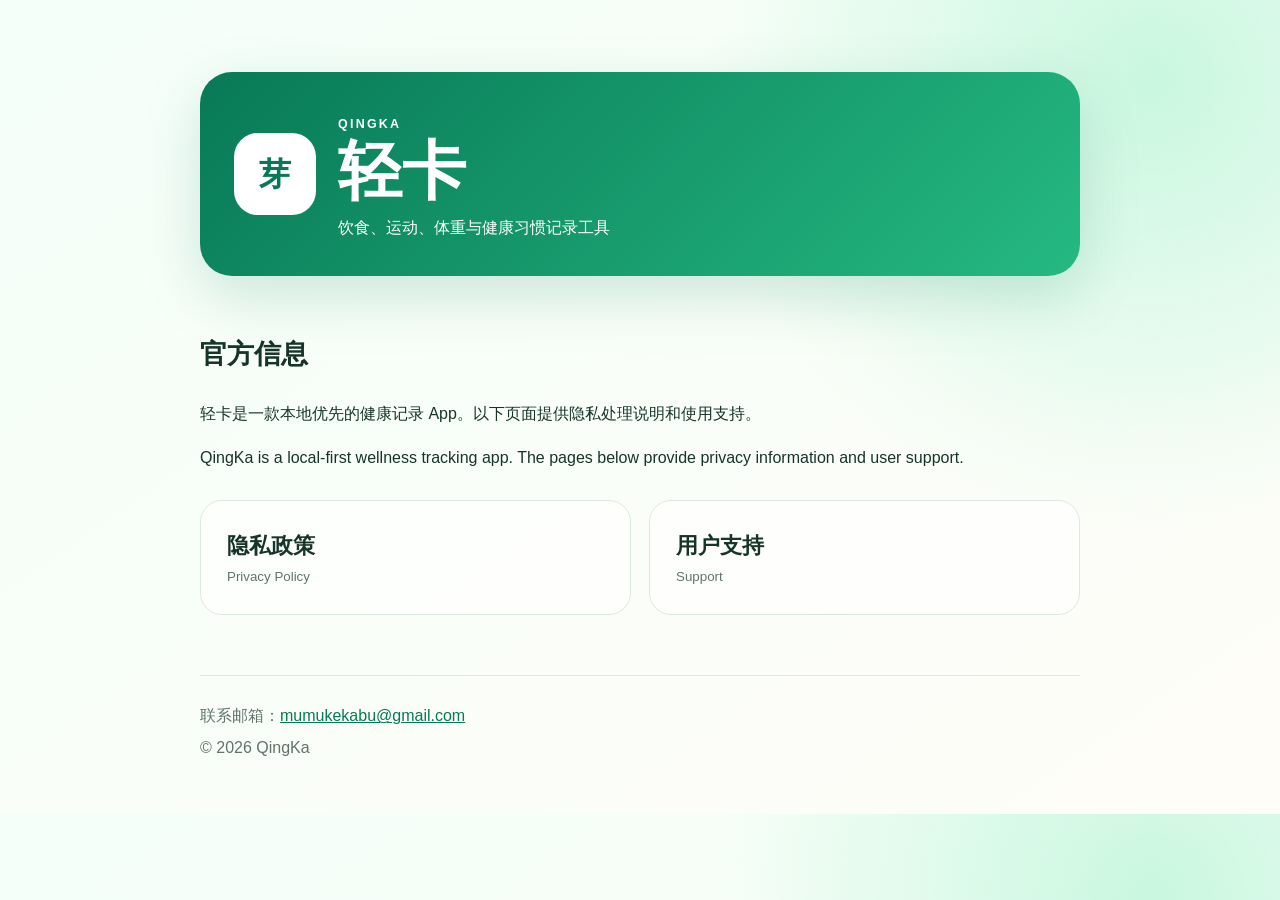
<file: index.html>
<!doctype html>
<html lang="zh-CN">
<head>
  <meta charset="utf-8">
  <meta name="viewport" content="width=device-width, initial-scale=1">
  <meta name="description" content="轻卡 App 官方隐私政策与用户支持。">
  <title>轻卡 - 隐私与支持</title>
  <link rel="stylesheet" href="styles.css">
</head>
<body>
  <main class="shell">
    <header class="hero">
      <span class="mark" aria-hidden="true">芽</span>
      <div>
        <p class="eyebrow">QINGKA</p>
        <h1>轻卡</h1>
        <p>饮食、运动、体重与健康习惯记录工具</p>
      </div>
    </header>

    <section class="intro">
      <h2>官方信息</h2>
      <p>轻卡是一款本地优先的健康记录 App。以下页面提供隐私处理说明和使用支持。</p>
      <p lang="en">QingKa is a local-first wellness tracking app. The pages below provide privacy information and user support.</p>
    </section>

    <nav class="cards" aria-label="官方信息页面">
      <a class="card" href="privacy.html">
        <span>隐私政策</span>
        <small>Privacy Policy</small>
      </a>
      <a class="card" href="support.html">
        <span>用户支持</span>
        <small>Support</small>
      </a>
    </nav>

    <footer>
      <p>联系邮箱：<a href="mailto:mumukekabu@gmail.com">mumukekabu@gmail.com</a></p>
      <p>© 2026 QingKa</p>
    </footer>
  </main>
</body>
</html>
</file>
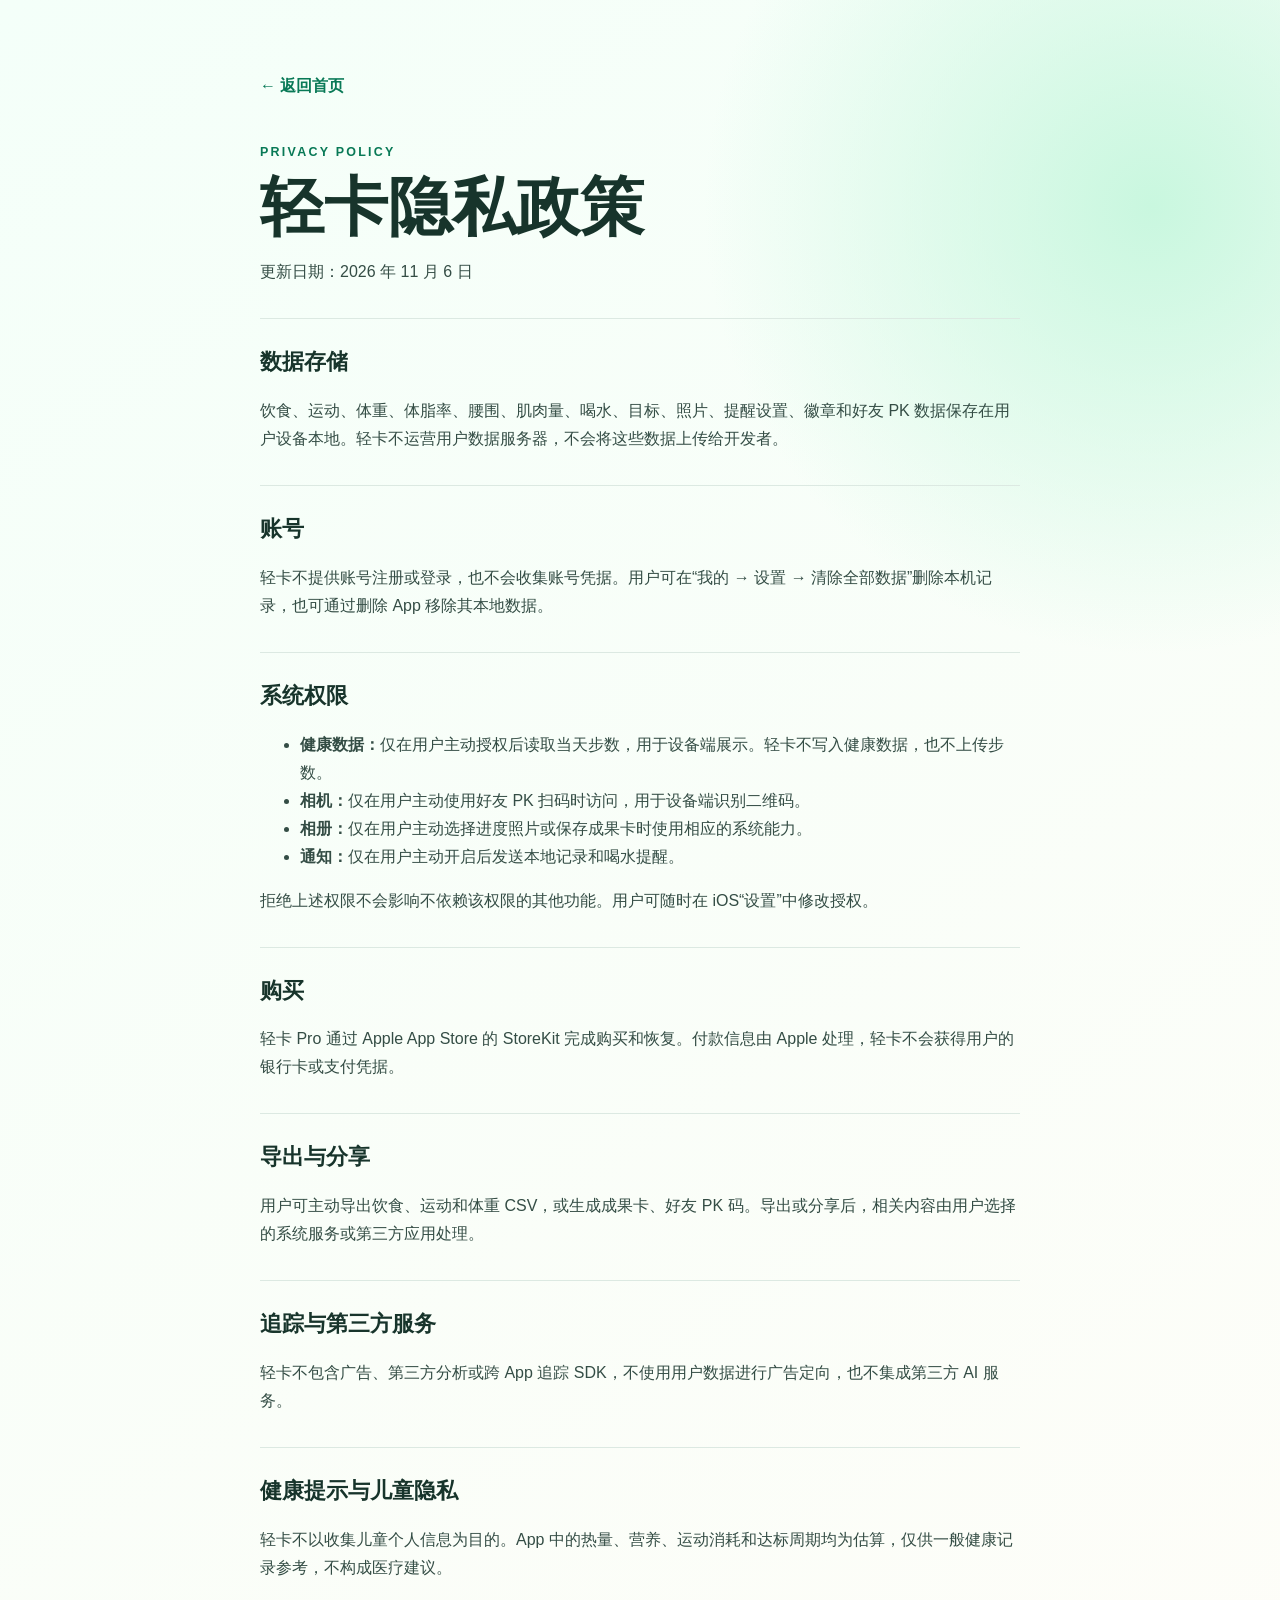
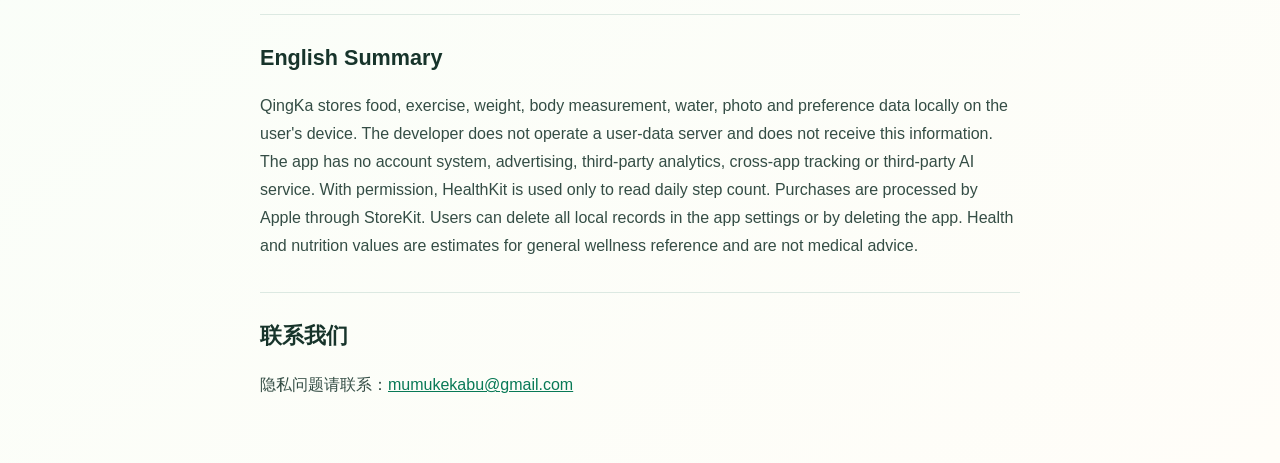
<file: privacy.html>
<!doctype html>
<html lang="zh-CN">
<head>
  <meta charset="utf-8">
  <meta name="viewport" content="width=device-width, initial-scale=1">
  <meta name="description" content="轻卡 App 隐私政策。">
  <title>轻卡隐私政策</title>
  <link rel="stylesheet" href="styles.css">
</head>
<body>
  <main class="shell document">
    <a class="back" href="index.html">← 返回首页</a>
    <p class="eyebrow">PRIVACY POLICY</p>
    <h1>轻卡隐私政策</h1>
    <p class="updated">更新日期：2026 年 11 月 6 日</p>

    <section>
      <h2>数据存储</h2>
      <p>饮食、运动、体重、体脂率、腰围、肌肉量、喝水、目标、照片、提醒设置、徽章和好友 PK 数据保存在用户设备本地。轻卡不运营用户数据服务器，不会将这些数据上传给开发者。</p>
    </section>

    <section>
      <h2>账号</h2>
      <p>轻卡不提供账号注册或登录，也不会收集账号凭据。用户可在“我的 → 设置 → 清除全部数据”删除本机记录，也可通过删除 App 移除其本地数据。</p>
    </section>

    <section>
      <h2>系统权限</h2>
      <ul>
        <li><strong>健康数据：</strong>仅在用户主动授权后读取当天步数，用于设备端展示。轻卡不写入健康数据，也不上传步数。</li>
        <li><strong>相机：</strong>仅在用户主动使用好友 PK 扫码时访问，用于设备端识别二维码。</li>
        <li><strong>相册：</strong>仅在用户主动选择进度照片或保存成果卡时使用相应的系统能力。</li>
        <li><strong>通知：</strong>仅在用户主动开启后发送本地记录和喝水提醒。</li>
      </ul>
      <p>拒绝上述权限不会影响不依赖该权限的其他功能。用户可随时在 iOS“设置”中修改授权。</p>
    </section>

    <section>
      <h2>购买</h2>
      <p>轻卡 Pro 通过 Apple App Store 的 StoreKit 完成购买和恢复。付款信息由 Apple 处理，轻卡不会获得用户的银行卡或支付凭据。</p>
    </section>

    <section>
      <h2>导出与分享</h2>
      <p>用户可主动导出饮食、运动和体重 CSV，或生成成果卡、好友 PK 码。导出或分享后，相关内容由用户选择的系统服务或第三方应用处理。</p>
    </section>

    <section>
      <h2>追踪与第三方服务</h2>
      <p>轻卡不包含广告、第三方分析或跨 App 追踪 SDK，不使用用户数据进行广告定向，也不集成第三方 AI 服务。</p>
    </section>

    <section>
      <h2>健康提示与儿童隐私</h2>
      <p>轻卡不以收集儿童个人信息为目的。App 中的热量、营养、运动消耗和达标周期均为估算，仅供一般健康记录参考，不构成医疗建议。</p>
    </section>

    <section>
      <h2>English Summary</h2>
      <p lang="en">QingKa stores food, exercise, weight, body measurement, water, photo and preference data locally on the user's device. The developer does not operate a user-data server and does not receive this information. The app has no account system, advertising, third-party analytics, cross-app tracking or third-party AI service. With permission, HealthKit is used only to read daily step count. Purchases are processed by Apple through StoreKit. Users can delete all local records in the app settings or by deleting the app. Health and nutrition values are estimates for general wellness reference and are not medical advice.</p>
    </section>

    <section>
      <h2>联系我们</h2>
      <p>隐私问题请联系：<a href="mailto:mumukekabu@gmail.com">mumukekabu@gmail.com</a></p>
    </section>
  </main>
</body>
</html>
</file>
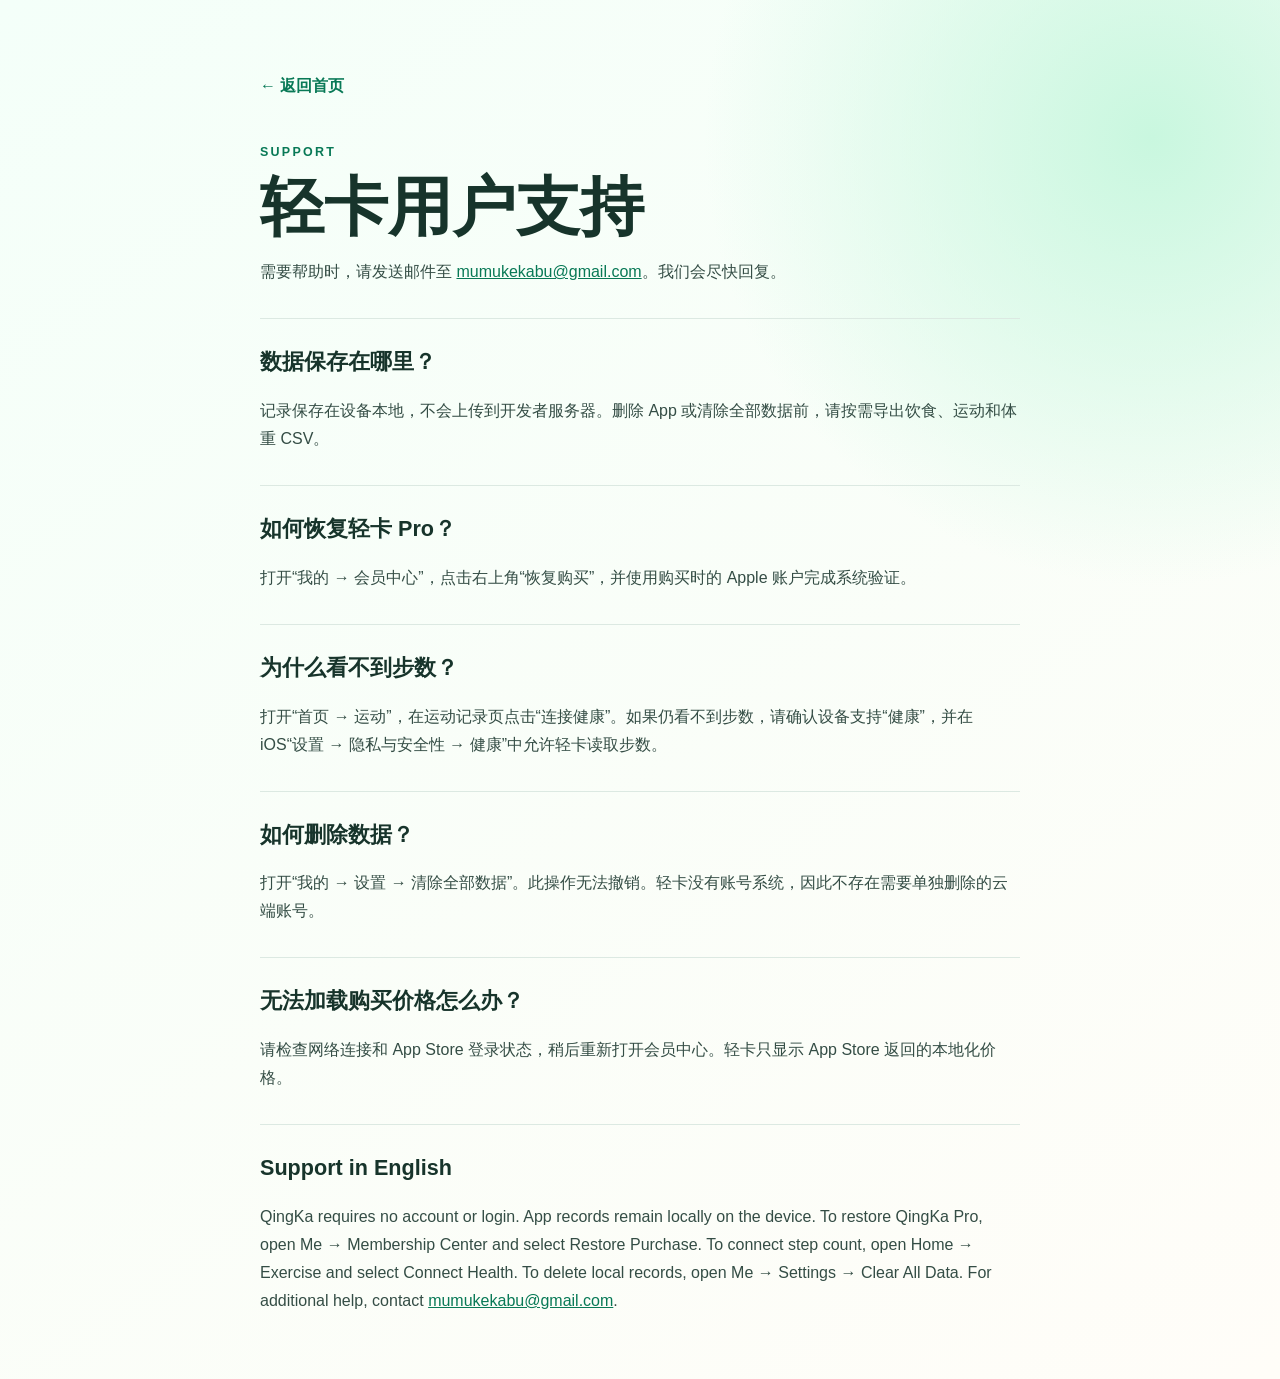
<file: support.html>
<!doctype html>
<html lang="zh-CN">
<head>
  <meta charset="utf-8">
  <meta name="viewport" content="width=device-width, initial-scale=1">
  <meta name="description" content="轻卡 App 用户支持与常见问题。">
  <title>轻卡用户支持</title>
  <link rel="stylesheet" href="styles.css">
</head>
<body>
  <main class="shell document">
    <a class="back" href="index.html">← 返回首页</a>
    <p class="eyebrow">SUPPORT</p>
    <h1>轻卡用户支持</h1>
    <p>需要帮助时，请发送邮件至 <a href="mailto:mumukekabu@gmail.com">mumukekabu@gmail.com</a>。我们会尽快回复。</p>

    <section>
      <h2>数据保存在哪里？</h2>
      <p>记录保存在设备本地，不会上传到开发者服务器。删除 App 或清除全部数据前，请按需导出饮食、运动和体重 CSV。</p>
    </section>

    <section>
      <h2>如何恢复轻卡 Pro？</h2>
      <p>打开“我的 → 会员中心”，点击右上角“恢复购买”，并使用购买时的 Apple 账户完成系统验证。</p>
    </section>

    <section>
      <h2>为什么看不到步数？</h2>
      <p>打开“首页 → 运动”，在运动记录页点击“连接健康”。如果仍看不到步数，请确认设备支持“健康”，并在 iOS“设置 → 隐私与安全性 → 健康”中允许轻卡读取步数。</p>
    </section>

    <section>
      <h2>如何删除数据？</h2>
      <p>打开“我的 → 设置 → 清除全部数据”。此操作无法撤销。轻卡没有账号系统，因此不存在需要单独删除的云端账号。</p>
    </section>

    <section>
      <h2>无法加载购买价格怎么办？</h2>
      <p>请检查网络连接和 App Store 登录状态，稍后重新打开会员中心。轻卡只显示 App Store 返回的本地化价格。</p>
    </section>

    <section>
      <h2>Support in English</h2>
      <p lang="en">QingKa requires no account or login. App records remain locally on the device. To restore QingKa Pro, open Me → Membership Center and select Restore Purchase. To connect step count, open Home → Exercise and select Connect Health. To delete local records, open Me → Settings → Clear All Data. For additional help, contact <a href="mailto:mumukekabu@gmail.com">mumukekabu@gmail.com</a>.</p>
    </section>
  </main>
</body>
</html>
</file>
<file: styles.css>
:root {
  color-scheme: light;
  --ink: #17342b;
  --muted: #60746d;
  --green: #25b982;
  --green-dark: #087956;
  --mint: #dbf8e9;
  --paper: #fffdf8;
  --line: #dce9e2;
}

* { box-sizing: border-box; }

body {
  margin: 0;
  color: var(--ink);
  background:
    radial-gradient(circle at 90% 10%, #c9f7df 0, transparent 28rem),
    linear-gradient(145deg, #f4fff9, var(--paper));
  font-family: -apple-system, BlinkMacSystemFont, "Segoe UI", "PingFang SC", "Hiragino Sans GB", sans-serif;
  line-height: 1.75;
}

a { color: var(--green-dark); }

.shell {
  width: min(880px, calc(100% - 36px));
  margin: 0 auto;
  padding: 72px 0 48px;
}

.hero {
  display: flex;
  align-items: center;
  gap: 22px;
  padding: 34px;
  color: white;
  background: linear-gradient(135deg, var(--green-dark), var(--green));
  border-radius: 32px;
  box-shadow: 0 20px 60px rgb(8 121 86 / 18%);
}

.hero h1, .document h1 { margin: 0; font-size: clamp(2rem, 7vw, 4rem); line-height: 1.1; }
.hero p { margin: 8px 0 0; }
.mark {
  display: grid;
  place-items: center;
  width: 82px;
  aspect-ratio: 1;
  color: var(--green-dark);
  background: white;
  border-radius: 24px;
  font-size: 2rem;
  font-weight: 800;
}

.eyebrow {
  margin: 0 0 8px;
  font-size: .78rem;
  font-weight: 800;
  letter-spacing: .18em;
  text-transform: uppercase;
}

.intro { margin: 54px 0 28px; }
.intro h2 { font-size: 1.7rem; }

.cards {
  display: grid;
  grid-template-columns: repeat(2, minmax(0, 1fr));
  gap: 18px;
}

.card {
  display: flex;
  flex-direction: column;
  padding: 26px;
  color: var(--ink);
  background: rgb(255 255 255 / 78%);
  border: 1px solid var(--line);
  border-radius: 22px;
  text-decoration: none;
  transition: transform .18s ease, border-color .18s ease;
}

.card:hover { transform: translateY(-3px); border-color: var(--green); }
.card span { font-size: 1.35rem; font-weight: 750; }
.card small { color: var(--muted); }

.document { max-width: 760px; }
.document .eyebrow { margin-top: 42px; color: var(--green-dark); }
.document section {
  margin-top: 32px;
  padding-top: 24px;
  border-top: 1px solid var(--line);
}
.document h2 { margin: 0 0 8px; font-size: 1.35rem; }
.document p, .document li { color: #344d45; }
.updated { color: var(--muted); }
.back { font-weight: 700; text-decoration: none; }

footer {
  margin-top: 60px;
  padding-top: 22px;
  color: var(--muted);
  border-top: 1px solid var(--line);
}

footer p { margin: 4px 0; }

@media (max-width: 600px) {
  .shell { padding-top: 28px; }
  .hero { align-items: flex-start; padding: 24px; border-radius: 24px; }
  .mark { width: 58px; border-radius: 18px; font-size: 1.4rem; }
  .cards { grid-template-columns: 1fr; }
}
</file>
